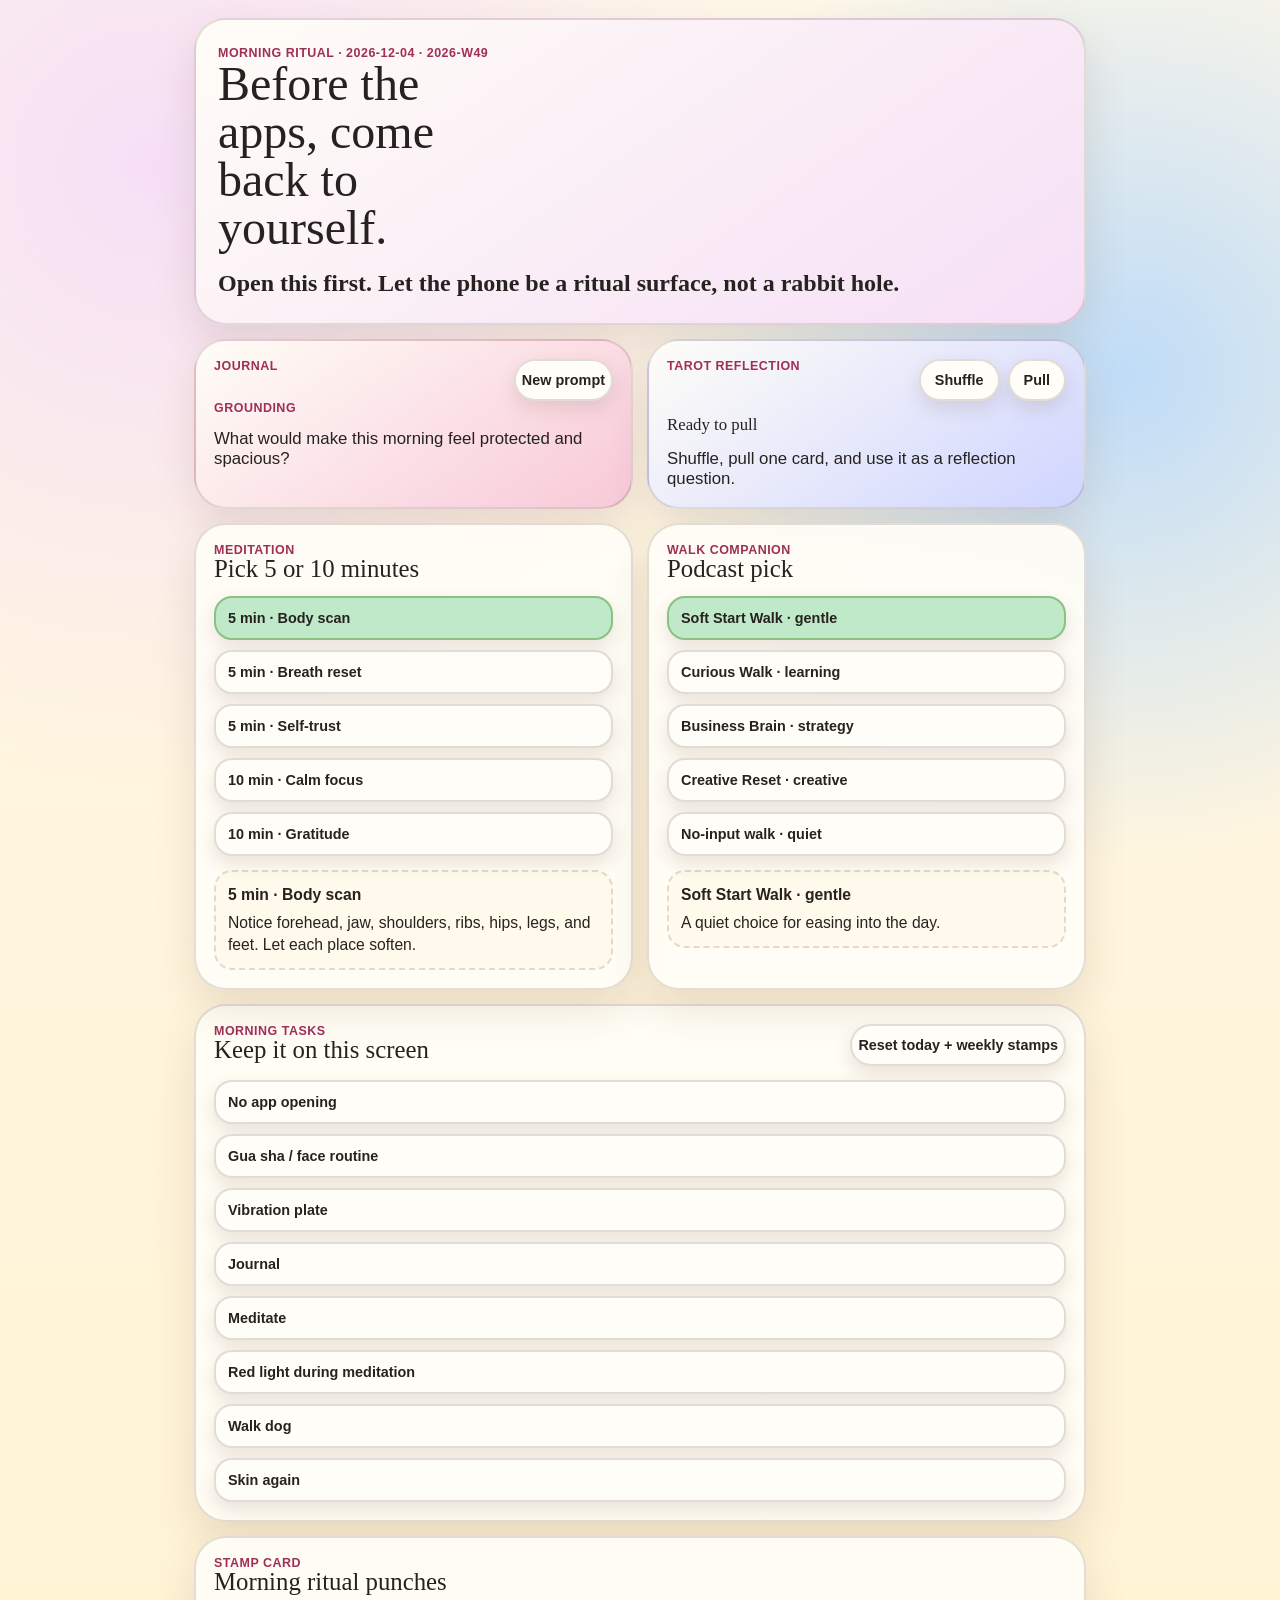
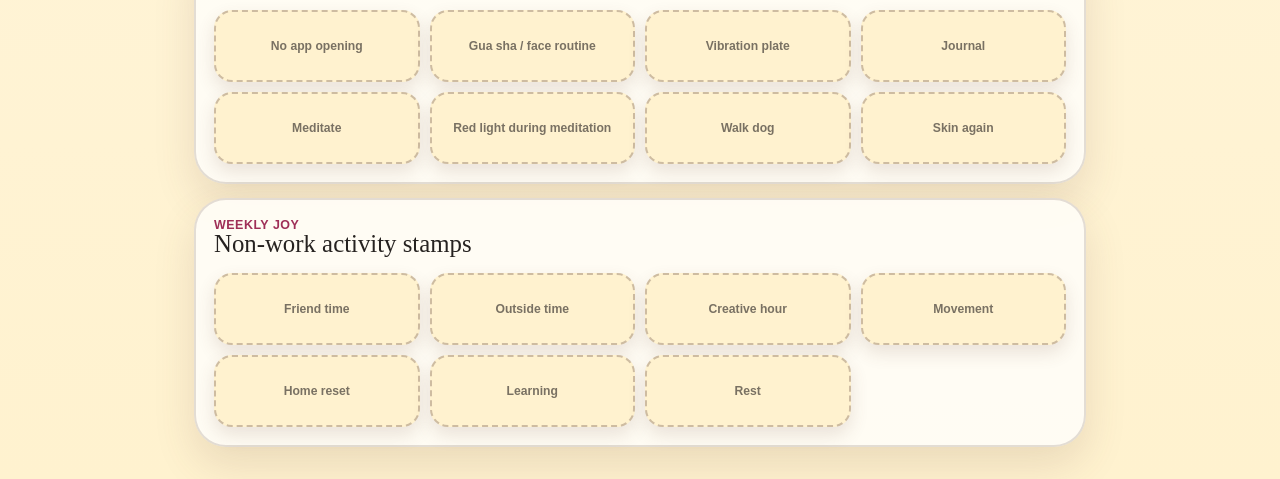
<file: projects/07-morning-ritual-dashboard/index.html>
<!doctype html>
<html lang="en">
  <head>
    <meta charset="utf-8">
    <meta name="viewport" content="width=device-width, initial-scale=1">
    <title>Morning Ritual Dashboard</title>
    <link rel="stylesheet" href="styles.css">
  </head>
  <body>
    <main class="phone-shell" aria-label="Morning ritual dashboard">
      <section class="hero-card">
        <p class="eyebrow" id="today-label">Morning ritual</p>
        <h1>Before the apps, come back to yourself.</h1>
        <p id="intention-text" class="hand-note">Open this first. Let the phone be a ritual surface, not a rabbit hole.</p>
      </section>

      <section class="ritual-grid" aria-label="Morning ritual cards">
        <article class="card journal-card">
          <div class="card-heading">
            <p class="eyebrow">Journal</p>
            <button id="new-prompt" type="button">New prompt</button>
          </div>
          <p id="prompt-category" class="tag">grounding</p>
          <p id="prompt-text" class="prompt-text">What would make this morning feel protected and spacious?</p>
        </article>

        <article class="card tarot-card">
          <div class="card-heading">
            <p class="eyebrow">Tarot reflection</p>
            <div class="button-row">
              <button id="shuffle-tarot" type="button">Shuffle</button>
              <button id="pull-tarot" type="button">Pull</button>
            </div>
          </div>
          <div id="tarot-result" class="tarot-result" aria-live="polite">
            <p class="tarot-name">Ready to pull</p>
            <p>Shuffle, pull one card, and use it as a reflection question.</p>
          </div>
        </article>

        <article class="card">
          <p class="eyebrow">Meditation</p>
          <h2>Pick 5 or 10 minutes</h2>
          <div id="meditation-options" class="choice-list"></div>
          <div id="meditation-detail" class="selected-detail" aria-live="polite"></div>
        </article>

        <article class="card">
          <p class="eyebrow">Walk companion</p>
          <h2>Podcast pick</h2>
          <div id="podcast-options" class="choice-list"></div>
          <div id="podcast-detail" class="selected-detail" aria-live="polite"></div>
        </article>
      </section>

      <section class="card checklist-card">
        <div class="card-heading">
          <div>
            <p class="eyebrow">Morning tasks</p>
            <h2>Keep it on this screen</h2>
          </div>
          <button id="reset-ritual" type="button">Reset today + weekly stamps</button>
        </div>
        <div id="morning-task-list" class="task-list"></div>
      </section>

      <section class="card stamp-card">
        <p class="eyebrow">Stamp card</p>
        <h2>Morning ritual punches</h2>
        <div id="morning-stamps" class="stamp-grid" aria-label="Morning ritual stamps"></div>
      </section>

      <section class="card stamp-card joy-card">
        <p class="eyebrow">Weekly joy</p>
        <h2>Non-work activity stamps</h2>
        <div id="joy-stamps" class="stamp-grid" aria-label="Weekly joy stamps"></div>
      </section>
    </main>

    <script type="module" src="src/app.mjs"></script>
  </body>
</html>
</file>
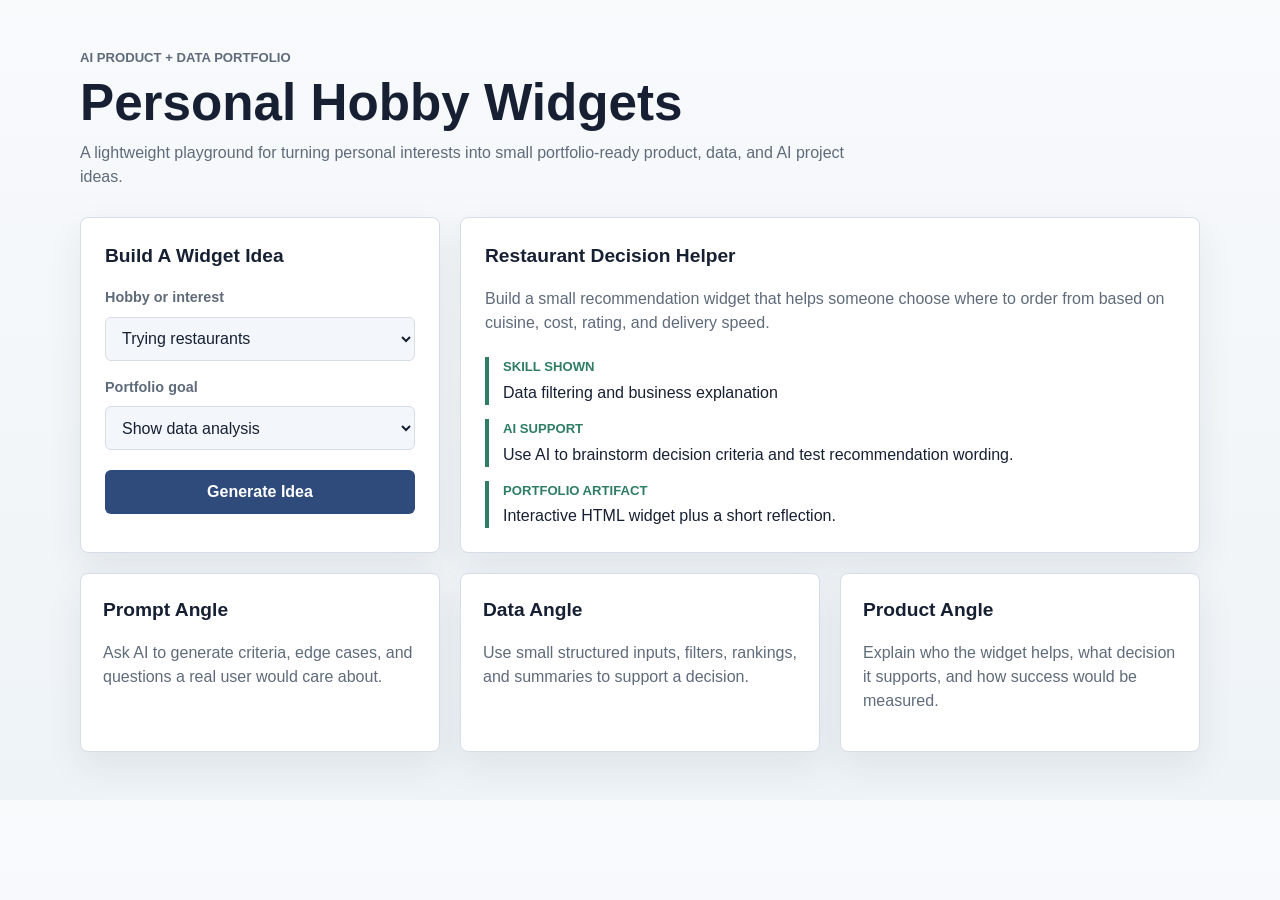
<file: projects/05-personal-hobby-widgets/widgets/index.html>
<!doctype html>
<html lang="en">
  <head>
    <meta charset="utf-8">
    <meta name="viewport" content="width=device-width, initial-scale=1">
    <title>Personal Hobby Widgets</title>
    <link rel="stylesheet" href="styles.css">
  </head>
  <body>
    <main class="shell">
      <section class="intro">
        <p class="eyebrow">AI Product + Data Portfolio</p>
        <h1>Personal Hobby Widgets</h1>
        <p>
          A lightweight playground for turning personal interests into small portfolio-ready
          product, data, and AI project ideas.
        </p>
      </section>

      <section class="workspace" aria-label="Widget controls and results">
        <form class="panel" id="hobby-form">
          <h2>Build A Widget Idea</h2>
          <label for="hobby">Hobby or interest</label>
          <select id="hobby" name="hobby">
            <option value="restaurants">Trying restaurants</option>
            <option value="travel">Travel planning</option>
            <option value="music">Music and playlists</option>
            <option value="fitness">Fitness or wellness</option>
            <option value="reading">Reading and learning</option>
          </select>

          <label for="goal">Portfolio goal</label>
          <select id="goal" name="goal">
            <option value="data">Show data analysis</option>
            <option value="ai">Show strategic AI use</option>
            <option value="product">Show product thinking</option>
            <option value="storytelling">Show storytelling</option>
          </select>

          <button type="submit">Generate Idea</button>
        </form>

        <article class="panel result" aria-live="polite">
          <h2 id="idea-title">Restaurant Decision Helper</h2>
          <p id="idea-summary">
            Build a small recommendation widget that helps someone choose where to order from
            based on cuisine, cost, rating, and delivery speed.
          </p>
          <dl>
            <div>
              <dt>Skill shown</dt>
              <dd id="skill-output">Data filtering and business explanation</dd>
            </div>
            <div>
              <dt>AI support</dt>
              <dd id="ai-output">Use AI to brainstorm decision criteria and test recommendation wording.</dd>
            </div>
            <div>
              <dt>Portfolio artifact</dt>
              <dd id="artifact-output">Interactive HTML widget plus a short reflection.</dd>
            </div>
          </dl>
        </article>
      </section>

      <section class="cards" aria-label="Portfolio concept cards">
        <article>
          <h2>Prompt Angle</h2>
          <p>Ask AI to generate criteria, edge cases, and questions a real user would care about.</p>
        </article>
        <article>
          <h2>Data Angle</h2>
          <p>Use small structured inputs, filters, rankings, and summaries to support a decision.</p>
        </article>
        <article>
          <h2>Product Angle</h2>
          <p>Explain who the widget helps, what decision it supports, and how success would be measured.</p>
        </article>
      </section>
    </main>
    <script src="script.js"></script>
  </body>
</html>
</file>
<file: projects/07-morning-ritual-dashboard/styles.css>
:root {
  --pc-cream: #fff8e8;
  --pc-vanilla: #fff2cf;
  --pc-blush: #f8c9d8;
  --pc-petal: #f6dff6;
  --pc-lilac: #cfd5ff;
  --pc-periwinkle: #8f9af8;
  --pc-sky: #bfdcf7;
  --pc-mint: #bfe9c8;
  --pc-sage: #8bc283;
  --pc-butter: #f6da64;
  --pc-coral: #ff7e67;
  --pc-tomato: #e3544b;
  --pc-berry: #9f2f57;
  --pc-ink: #262220;
  --pc-paper: #fffdf7;
  --pc-shadow: rgba(106, 74, 59, 0.14);
  --pc-shadow-strong: rgba(106, 74, 59, 0.22);
  --pc-line: rgba(80, 53, 45, 0.16);
  --pc-radius-xl: 32px;
  --pc-radius-lg: 24px;
  --pc-radius-md: 18px;
  --pc-radius-sm: 14px;
  --pc-radius-pill: 999px;
  --pc-border: 2px;
  --pc-space-1: 6px;
  --pc-space-2: 10px;
  --pc-space-3: 14px;
  --pc-space-4: 18px;
  --pc-space-5: 24px;
  --pc-space-6: 32px;
  --pc-title: "DM Serif Display", Georgia, serif;
  --pc-body: Nunito, "Trebuchet MS", sans-serif;
  --pc-accent: Caveat, "Bradley Hand", cursive;
}

* {
  box-sizing: border-box;
}

body {
  margin: 0;
  min-height: 100vh;
  color: var(--pc-ink);
  background:
    radial-gradient(circle at 12% 8%, var(--pc-petal), transparent 28%),
    radial-gradient(circle at 88% 18%, var(--pc-sky), transparent 24%),
    linear-gradient(180deg, var(--pc-cream), var(--pc-vanilla));
  font-family: var(--pc-body);
}

button {
  min-height: 42px;
  border: var(--pc-border) solid var(--pc-line);
  border-radius: var(--pc-radius-pill);
  background: var(--pc-paper);
  color: var(--pc-ink);
  font: 800 0.9rem var(--pc-body);
  cursor: pointer;
  box-shadow: 0 8px 18px var(--pc-shadow);
}

button:focus-visible,
.task-button:focus-visible {
  outline: 3px solid var(--pc-periwinkle);
  outline-offset: 3px;
}

.phone-shell {
  width: min(430px, 100%);
  margin: 0 auto;
  padding: 18px 14px 32px;
}

.hero-card,
.card {
  border: var(--pc-border) solid var(--pc-line);
  border-radius: var(--pc-radius-xl);
  background: rgba(255, 253, 247, 0.92);
  box-shadow: 0 18px 42px var(--pc-shadow);
}

.hero-card {
  padding: 26px 22px;
  background: linear-gradient(145deg, var(--pc-paper), var(--pc-petal));
}

.hero-card h1,
.card h2 {
  margin: 0;
  font-family: var(--pc-title);
  font-weight: 400;
  line-height: 1;
}

.hero-card h1 {
  max-width: 11ch;
  font-size: 3rem;
}

.card h2 {
  font-size: 1.55rem;
}

.eyebrow,
.tag {
  margin: 0;
  color: var(--pc-berry);
  font-size: 0.78rem;
  font-weight: 800;
  letter-spacing: 0.04em;
  text-transform: uppercase;
}

.hand-note {
  margin: 18px 0 0;
  font: 700 1.5rem var(--pc-accent);
}

.ritual-grid {
  display: grid;
  gap: 14px;
  margin-top: 14px;
}

.card {
  margin-top: 14px;
  padding: 18px;
}

.ritual-grid .card {
  margin-top: 0;
}

.card-heading {
  display: flex;
  gap: 12px;
  align-items: flex-start;
  justify-content: space-between;
}

.button-row {
  display: flex;
  gap: 8px;
}

.button-row button {
  padding: 0 14px;
}

.journal-card {
  background: linear-gradient(145deg, var(--pc-paper), var(--pc-blush));
}

.tarot-card {
  background: linear-gradient(145deg, var(--pc-paper), var(--pc-lilac));
}

.prompt-text,
.tarot-result p {
  margin: 14px 0 0;
  font-size: 1.05rem;
}

.selected-detail,
.empty-state {
  margin-top: 14px;
  border: var(--pc-border) dashed var(--pc-line);
  border-radius: var(--pc-radius-md);
  background: rgba(255, 248, 232, 0.72);
  padding: 12px;
}

.selected-detail p,
.empty-state {
  font-size: 0.98rem;
  line-height: 1.4;
}

.selected-detail p {
  margin: 6px 0 0;
}

.selected-detail p:first-child {
  margin-top: 0;
}

.tarot-name {
  font-family: var(--pc-title);
  font-size: 1.6rem;
}

.choice-list,
.task-list {
  display: grid;
  gap: 10px;
  margin-top: 14px;
}

.choice,
.task-button {
  display: block;
  width: 100%;
  border: var(--pc-border) solid var(--pc-line);
  border-radius: var(--pc-radius-md);
  background: var(--pc-paper);
  padding: 12px;
  text-align: left;
}

.choice[aria-pressed="true"],
.task-button[aria-pressed="true"] {
  background: var(--pc-mint);
  border-color: var(--pc-sage);
}

.stamp-grid {
  display: grid;
  grid-template-columns: repeat(4, 1fr);
  gap: 10px;
  margin-top: 16px;
}

.stamp {
  display: grid;
  min-height: 72px;
  place-items: center;
  border: 2px dashed rgba(80, 53, 45, 0.28);
  border-radius: var(--pc-radius-md);
  background: var(--pc-vanilla);
  color: rgba(38, 34, 32, 0.62);
  font: 800 0.76rem var(--pc-body);
  text-align: center;
}

.stamp.is-stamped {
  border-style: solid;
  background: var(--pc-butter);
  color: var(--pc-ink);
  box-shadow: inset 0 0 0 4px rgba(255, 253, 247, 0.56);
}

@media (min-width: 780px) {
  .phone-shell {
    width: min(920px, calc(100% - 48px));
  }

  .ritual-grid {
    grid-template-columns: repeat(2, minmax(0, 1fr));
  }
}

@media (prefers-reduced-motion: no-preference) {
  button,
  .choice,
  .task-button,
  .stamp {
    transition: transform 160ms ease, box-shadow 160ms ease, background 160ms ease;
  }

  button:hover,
  .choice:hover,
  .task-button:hover {
    transform: translateY(-1px);
  }
}

.tarot-result.is-shuffling {
  animation: shuffle-card 300ms ease;
}

@keyframes shuffle-card {
  0% {
    transform: translateX(0) rotate(0deg);
  }
  35% {
    transform: translateX(-6px) rotate(-1deg);
  }
  70% {
    transform: translateX(6px) rotate(1deg);
  }
  100% {
    transform: translateX(0) rotate(0deg);
  }
}

@media (prefers-reduced-motion: reduce) {
  *,
  *::before,
  *::after {
    animation-duration: 0.001ms !important;
    animation-iteration-count: 1 !important;
    scroll-behavior: auto !important;
    transition-duration: 0.001ms !important;
  }
}
</file>
<file: projects/05-personal-hobby-widgets/widgets/styles.css>
:root {
  color-scheme: light;
  --ink: #172033;
  --muted: #5f6b7a;
  --line: #d7dde7;
  --surface: #ffffff;
  --soft: #f3f6fa;
  --blue: #2f4b7c;
  --coral: #d95f43;
  --green: #2f7d65;
}

* {
  box-sizing: border-box;
}

body {
  margin: 0;
  color: var(--ink);
  background: linear-gradient(180deg, #f8fafc 0%, #eef3f7 100%);
  font-family: Arial, Helvetica, sans-serif;
  line-height: 1.5;
}

.shell {
  width: min(1120px, calc(100% - 32px));
  margin: 0 auto;
  padding: 48px 0;
}

.intro {
  max-width: 780px;
  margin-bottom: 28px;
}

.eyebrow {
  margin: 0 0 8px;
  color: var(--coral);
  font-size: 0.82rem;
  font-weight: 700;
  text-transform: uppercase;
}

h1,
h2,
p {
  margin-top: 0;
}

h1 {
  margin-bottom: 12px;
  font-size: clamp(2rem, 4vw, 4rem);
  line-height: 1.05;
}

h2 {
  margin-bottom: 16px;
  font-size: 1.2rem;
}

.intro p,
.result p,
.cards p {
  color: var(--muted);
}

.workspace {
  display: grid;
  grid-template-columns: minmax(260px, 360px) 1fr;
  gap: 20px;
  align-items: stretch;
}

.panel,
.cards article {
  border: 1px solid var(--line);
  border-radius: 8px;
  background: var(--surface);
  box-shadow: 0 14px 36px rgba(23, 32, 51, 0.08);
}

.panel {
  padding: 24px;
}

label {
  display: block;
  margin: 16px 0 8px;
  color: var(--muted);
  font-size: 0.9rem;
  font-weight: 700;
}

select,
button {
  width: 100%;
  min-height: 44px;
  border-radius: 6px;
  font: inherit;
}

select {
  border: 1px solid var(--line);
  background: var(--soft);
  color: var(--ink);
  padding: 0 12px;
}

button {
  margin-top: 20px;
  border: 0;
  background: var(--blue);
  color: #ffffff;
  font-weight: 700;
  cursor: pointer;
}

button:hover {
  background: #243c68;
}

dl {
  display: grid;
  gap: 14px;
  margin: 22px 0 0;
}

dl div {
  border-left: 4px solid var(--green);
  padding-left: 14px;
}

dt {
  font-size: 0.82rem;
  font-weight: 700;
  text-transform: uppercase;
  color: var(--green);
}

dd {
  margin: 4px 0 0;
}

.cards {
  display: grid;
  grid-template-columns: repeat(3, 1fr);
  gap: 20px;
  margin-top: 20px;
}

.cards article {
  padding: 22px;
}

@media (max-width: 760px) {
  .workspace,
  .cards {
    grid-template-columns: 1fr;
  }
}
</file>
